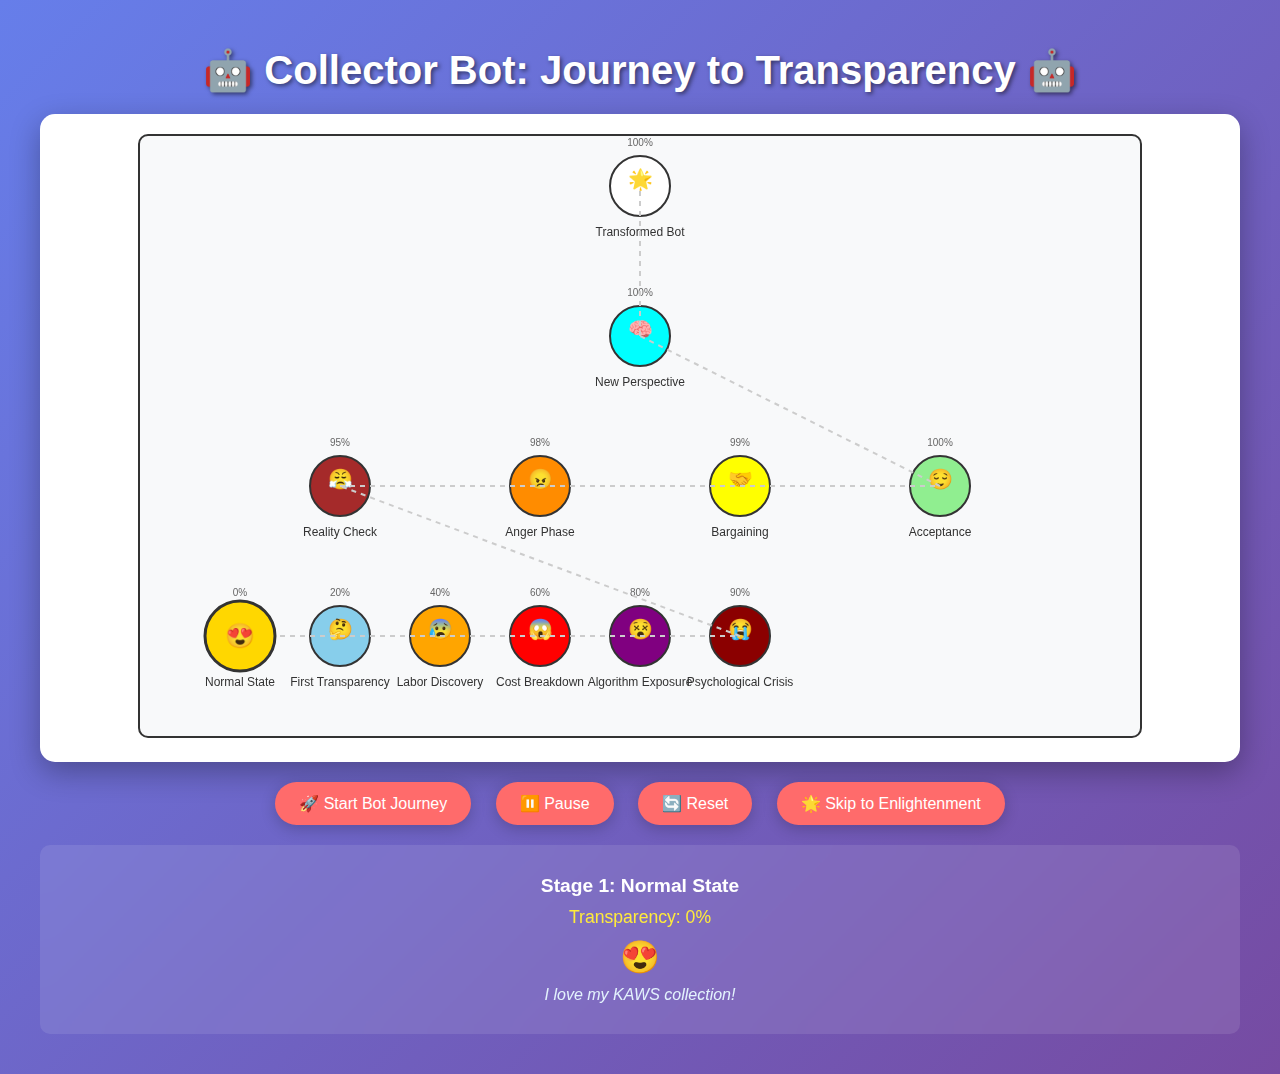
<file: collector_bot_web.html>
<!DOCTYPE html>
<html lang="en">
<head>
    <meta charset="UTF-8">
    <meta name="viewport" content="width=device-width, initial-scale=1.0">
    <title>Collector Bot: Journey to Transparency</title>
    <style>
        body {
            margin: 0;
            padding: 20px;
            background: linear-gradient(135deg, #667eea 0%, #764ba2 100%);
            font-family: 'Arial', sans-serif;
            color: white;
        }
        
        .container {
            max-width: 1200px;
            margin: 0 auto;
            text-align: center;
        }
        
        h1 {
            font-size: 2.5em;
            margin-bottom: 20px;
            text-shadow: 2px 2px 4px rgba(0,0,0,0.5);
        }
        
        .canvas-container {
            background: white;
            border-radius: 15px;
            padding: 20px;
            margin: 20px 0;
            box-shadow: 0 10px 30px rgba(0,0,0,0.3);
        }
        
        canvas {
            border: 2px solid #333;
            border-radius: 10px;
            background: #f8f9fa;
        }
        
        .controls {
            margin: 20px 0;
        }
        
        button {
            background: #ff6b6b;
            color: white;
            border: none;
            padding: 12px 24px;
            margin: 0 10px;
            border-radius: 25px;
            font-size: 16px;
            cursor: pointer;
            transition: all 0.3s ease;
            box-shadow: 0 4px 15px rgba(0,0,0,0.2);
        }
        
        button:hover {
            background: #ff5252;
            transform: translateY(-2px);
            box-shadow: 0 6px 20px rgba(0,0,0,0.3);
        }
        
        .bot-info {
            background: rgba(255,255,255,0.1);
            border-radius: 10px;
            padding: 20px;
            margin: 20px 0;
            backdrop-filter: blur(10px);
        }
        
        .stage-display {
            font-size: 1.2em;
            margin: 10px 0;
            font-weight: bold;
        }
        
        .transparency-display {
            font-size: 1.1em;
            color: #ffeb3b;
        }
        
        .emotion-display {
            font-size: 2em;
            margin: 10px 0;
        }
        
        .thought-display {
            font-style: italic;
            margin: 10px 0;
            color: #e3f2fd;
        }
    </style>
</head>
<body>
    <div class="container">
        <h1>🤖 Collector Bot: Journey to Transparency 🤖</h1>
        
        <div class="canvas-container">
            <canvas id="botCanvas" width="1000" height="600"></canvas>
        </div>
        
        <div class="controls">
            <button onclick="startAnimation()">🚀 Start Bot Journey</button>
            <button onclick="pauseAnimation()">⏸️ Pause</button>
            <button onclick="resetAnimation()">🔄 Reset</button>
            <button onclick="skipToEnlightenment()">🌟 Skip to Enlightenment</button>
        </div>
        
        <div class="bot-info">
            <div class="stage-display" id="stageDisplay">Ready to begin the bot's journey...</div>
            <div class="transparency-display" id="transparencyDisplay">Transparency: 0%</div>
            <div class="emotion-display" id="emotionDisplay">😍</div>
            <div class="thought-display" id="thoughtDisplay">Press Start to begin the Collector Bot's journey to transparency...</div>
        </div>
    </div>

    <script>
        const canvas = document.getElementById('botCanvas');
        const ctx = canvas.getContext('2d');
        
        // Bot's emotional journey through transparency discovery
        const stages = [
            {name: "Normal State", x: 100, y: 500, emotion: "😍", color: "#FFD700", thought: "I love my KAWS collection!", transparency: 0},
            {name: "First Transparency", x: 200, y: 500, emotion: "🤔", color: "#87CEEB", thought: "Wait... I can see the factory?", transparency: 20},
            {name: "Labor Discovery", x: 300, y: 500, emotion: "😰", color: "#FFA500", thought: "Real people made this...", transparency: 40},
            {name: "Cost Breakdown", x: 400, y: 500, emotion: "😱", color: "#FF0000", thought: "Material cost: $8.84?!", transparency: 60},
            {name: "Algorithm Exposure", x: 500, y: 500, emotion: "😵", color: "#800080", thought: "The pricing is artificial!", transparency: 80},
            {name: "Psychological Crisis", x: 600, y: 500, emotion: "😭", color: "#8B0000", thought: "My collection is a lie!", transparency: 90},
            {name: "Reality Check", x: 200, y: 350, emotion: "😤", color: "#A52A2A", thought: "I've been manipulated!", transparency: 95},
            {name: "Anger Phase", x: 400, y: 350, emotion: "😠", color: "#FF8C00", thought: "How dare they hide this!", transparency: 98},
            {name: "Bargaining", x: 600, y: 350, emotion: "🤝", color: "#FFFF00", thought: "Maybe I can still love it...", transparency: 99},
            {name: "Acceptance", x: 800, y: 350, emotion: "😌", color: "#90EE90", thought: "Knowledge is power", transparency: 100},
            {name: "New Perspective", x: 500, y: 200, emotion: "🧠", color: "#00FFFF", thought: "I see the invisible now", transparency: 100},
            {name: "Transformed Bot", x: 500, y: 50, emotion: "🌟", color: "#FFFFFF", thought: "I am enlightened", transparency: 100}
        ];
        
        let currentStage = 0;
        let animationId = null;
        let isPaused = false;
        let transparencyLevel = 0;
        let botX = stages[0].x;
        let botY = stages[0].y;
        let botColor = stages[0].color;
        let botEmotion = stages[0].emotion;
        
        function drawStage(stage, index) {
            // Draw stage circle
            ctx.beginPath();
            ctx.arc(stage.x, stage.y, 30, 0, 2 * Math.PI);
            ctx.fillStyle = stage.color;
            ctx.fill();
            ctx.strokeStyle = '#333';
            ctx.lineWidth = 2;
            ctx.stroke();
            
            // Draw stage name
            ctx.fillStyle = '#333';
            ctx.font = '12px Arial';
            ctx.textAlign = 'center';
            ctx.fillText(stage.name, stage.x, stage.y + 50);
            
            // Draw transparency level
            ctx.fillStyle = '#666';
            ctx.font = '10px Arial';
            ctx.fillText(`${stage.transparency}%`, stage.x, stage.y - 40);
            
            // Draw emotion
            ctx.font = '20px Arial';
            ctx.fillText(stage.emotion, stage.x, stage.y);
        }
        
        function drawBot() {
            // Draw bot circle
            ctx.beginPath();
            ctx.arc(botX, botY, 35, 0, 2 * Math.PI);
            ctx.fillStyle = botColor;
            ctx.fill();
            ctx.strokeStyle = '#333';
            ctx.lineWidth = 3;
            ctx.stroke();
            
            // Draw bot emotion
            ctx.font = '24px Arial';
            ctx.fillText(botEmotion, botX, botY + 8);
        }
        
        function drawConnections() {
            ctx.strokeStyle = '#ccc';
            ctx.lineWidth = 2;
            ctx.setLineDash([5, 5]);
            
            for (let i = 0; i < stages.length - 1; i++) {
                ctx.beginPath();
                ctx.moveTo(stages[i].x, stages[i].y);
                ctx.lineTo(stages[i + 1].x, stages[i + 1].y);
                ctx.stroke();
            }
            
            ctx.setLineDash([]);
        }
        
        function updateDisplay() {
            const stage = stages[currentStage];
            document.getElementById('stageDisplay').textContent = `Stage ${currentStage + 1}: ${stage.name}`;
            document.getElementById('transparencyDisplay').textContent = `Transparency: ${stage.transparency}%`;
            document.getElementById('emotionDisplay').textContent = stage.emotion;
            document.getElementById('thoughtDisplay').textContent = stage.thought;
        }
        
        function animate() {
            if (isPaused) return;
            
            ctx.clearRect(0, 0, canvas.width, canvas.height);
            
            // Draw transparency overlay
            if (transparencyLevel > 0) {
                ctx.fillStyle = `rgba(173, 216, 230, ${transparencyLevel/100})`;
                ctx.fillRect(0, 0, canvas.width, canvas.height);
            }
            
            // Draw all stages
            stages.forEach((stage, index) => {
                drawStage(stage, index);
            });
            
            // Draw connections
            drawConnections();
            
            // Animate bot movement
            const targetStage = stages[currentStage];
            const dx = targetStage.x - botX;
            const dy = targetStage.y - botY;
            
            if (Math.abs(dx) > 1 || Math.abs(dy) > 1) {
                botX += dx * 0.05;
                botY += dy * 0.05;
            } else {
                // Reached target stage
                botX = targetStage.x;
                botY = targetStage.y;
                botColor = targetStage.color;
                botEmotion = targetStage.emotion;
                transparencyLevel = targetStage.transparency;
                
                if (currentStage < stages.length - 1) {
                    currentStage++;
                } else {
                    // Animation complete
                    showEnlightenment();
                    return;
                }
            }
            
            drawBot();
            updateDisplay();
            
            animationId = requestAnimationFrame(animate);
        }
        
        function showEnlightenment() {
            ctx.fillStyle = 'rgba(255, 215, 0, 0.9)';
            ctx.fillRect(0, 0, canvas.width, canvas.height);
            
            ctx.fillStyle = 'white';
            ctx.font = 'bold 48px Arial';
            ctx.textAlign = 'center';
            ctx.fillText('🌟 BOT ACHIEVES ENLIGHTENMENT! 🌟', canvas.width/2, 150);
            
            ctx.font = 'bold 24px Arial';
            ctx.fillText(`Transparency Level: 100%`, canvas.width/2, 200);
            ctx.fillText(`Bot Status: ENLIGHTENED`, canvas.width/2, 230);
            ctx.fillText(`Sees: All hidden processes`, canvas.width/2, 260);
            ctx.fillText(`Reacts: With full awareness`, canvas.width/2, 290);
            
            ctx.font = 'bold 20px Arial';
            ctx.fillText('🌟 The Collector Bot is now transformed!', canvas.width/2, 350);
            ctx.fillText('"I see through all illusions and understand the true nature of hype culture!"', canvas.width/2, 380);
            
            document.getElementById('stageDisplay').textContent = '🌟 BOT ACHIEVES ENLIGHTENMENT! 🌟';
            document.getElementById('transparencyDisplay').textContent = 'Transparency: 100% | Status: ENLIGHTENED';
            document.getElementById('emotionDisplay').textContent = '🌟';
            document.getElementById('thoughtDisplay').textContent = 'I see through all illusions and understand the true nature of hype culture!';
        }
        
        function startAnimation() {
            if (animationId) {
                cancelAnimationFrame(animationId);
            }
            isPaused = false;
            currentStage = 0;
            transparencyLevel = 0;
            botX = stages[0].x;
            botY = stages[0].y;
            botColor = stages[0].color;
            botEmotion = stages[0].emotion;
            animate();
        }
        
        function pauseAnimation() {
            isPaused = !isPaused;
            if (!isPaused) {
                animate();
            }
        }
        
        function resetAnimation() {
            if (animationId) {
                cancelAnimationFrame(animationId);
            }
            currentStage = 0;
            transparencyLevel = 0;
            botX = stages[0].x;
            botY = stages[0].y;
            botColor = stages[0].color;
            botEmotion = stages[0].emotion;
            updateDisplay();
            
            ctx.clearRect(0, 0, canvas.width, canvas.height);
            stages.forEach((stage, index) => {
                drawStage(stage, index);
            });
            drawConnections();
            drawBot();
        }
        
        function skipToEnlightenment() {
            if (animationId) {
                cancelAnimationFrame(animationId);
            }
            currentStage = stages.length - 1;
            transparencyLevel = 100;
            showEnlightenment();
        }
        
        // Initialize
        resetAnimation();
    </script>
</body>
</html>
</file>
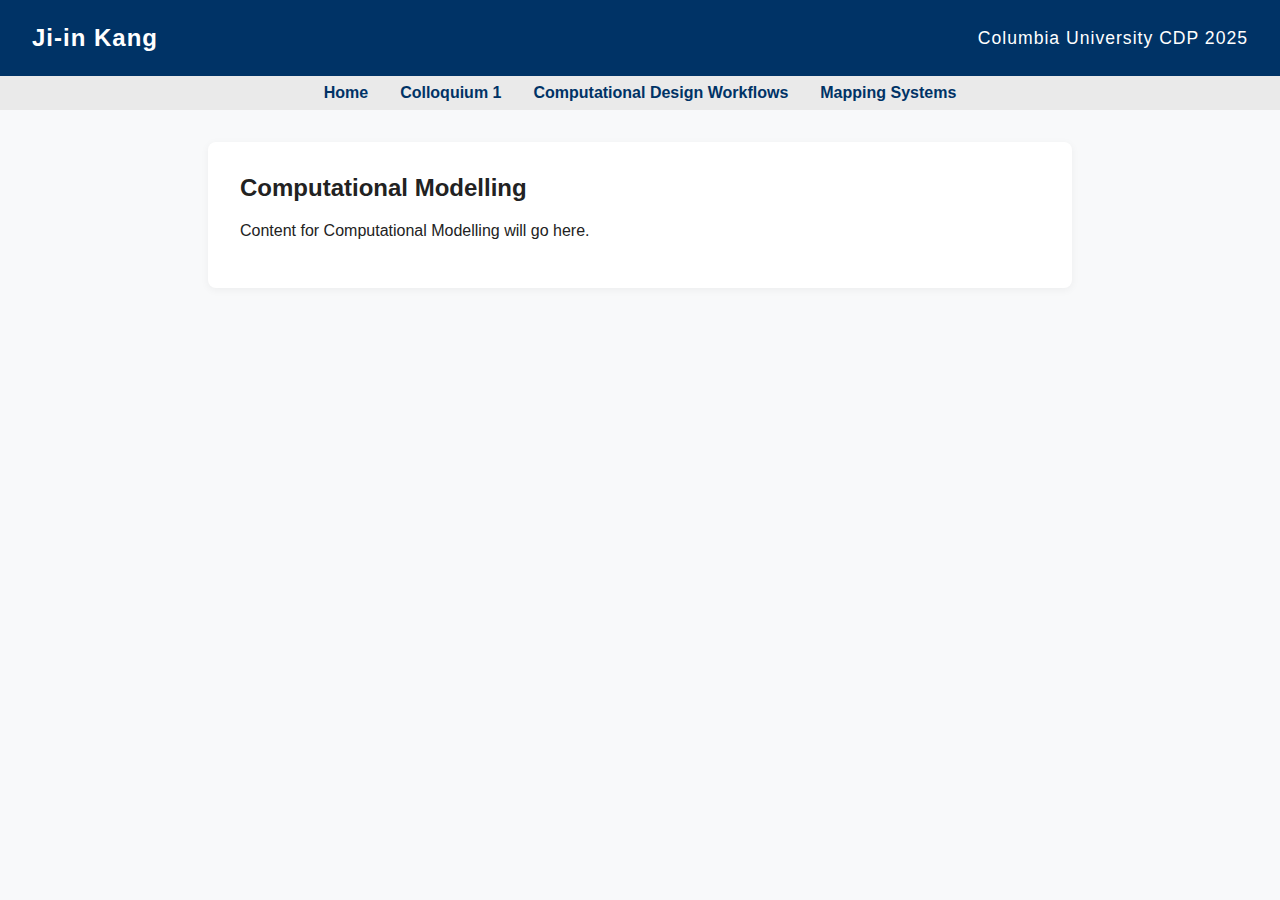
<file: modelling.html>
<!DOCTYPE html>
<html lang="en">
<head>
  <meta charset="UTF-8">
  <meta name="viewport" content="width=device-width, initial-scale=1.0">
  <title>Computational Modelling</title>
  <link rel="stylesheet" href="style.css">
</head>
<body>
  <header>
    <span class="header-left">Ji-in Kang</span>
    <span class="header-right">Columbia University CDP 2025</span>
  </header>
  <nav>
    <ul>
      <li><a href="index.html">Home</a></li>
      <li><a href="colloquium1.html">Colloquium 1</a></li>
      <li><a href="workflows.html">Computational Design Workflows</a></li>
      <li><a href="mapping.html">Mapping Systems</a></li>
    </ul>
  </nav>
  <main>
    <h2>Computational Modelling</h2>
    <p>Content for Computational Modelling will go here.</p>
  </main>
</body>
</html>
</file>
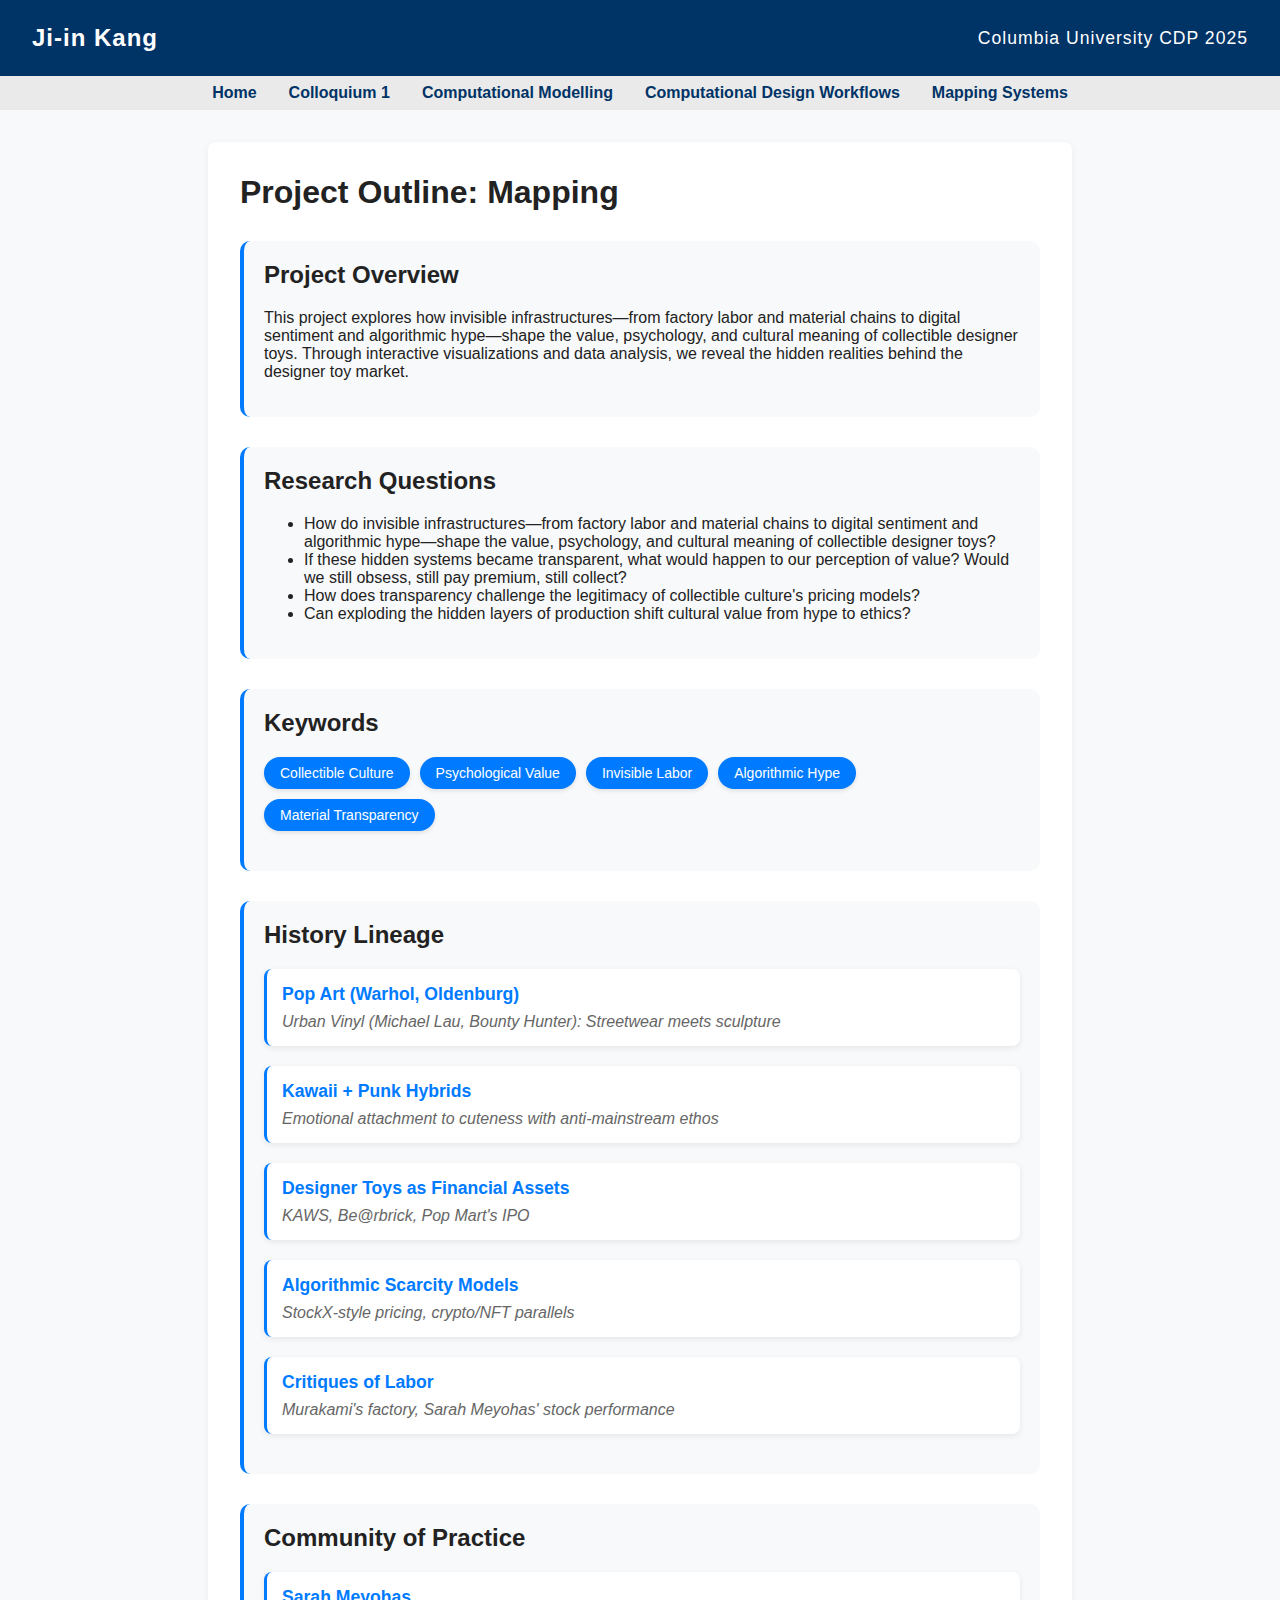
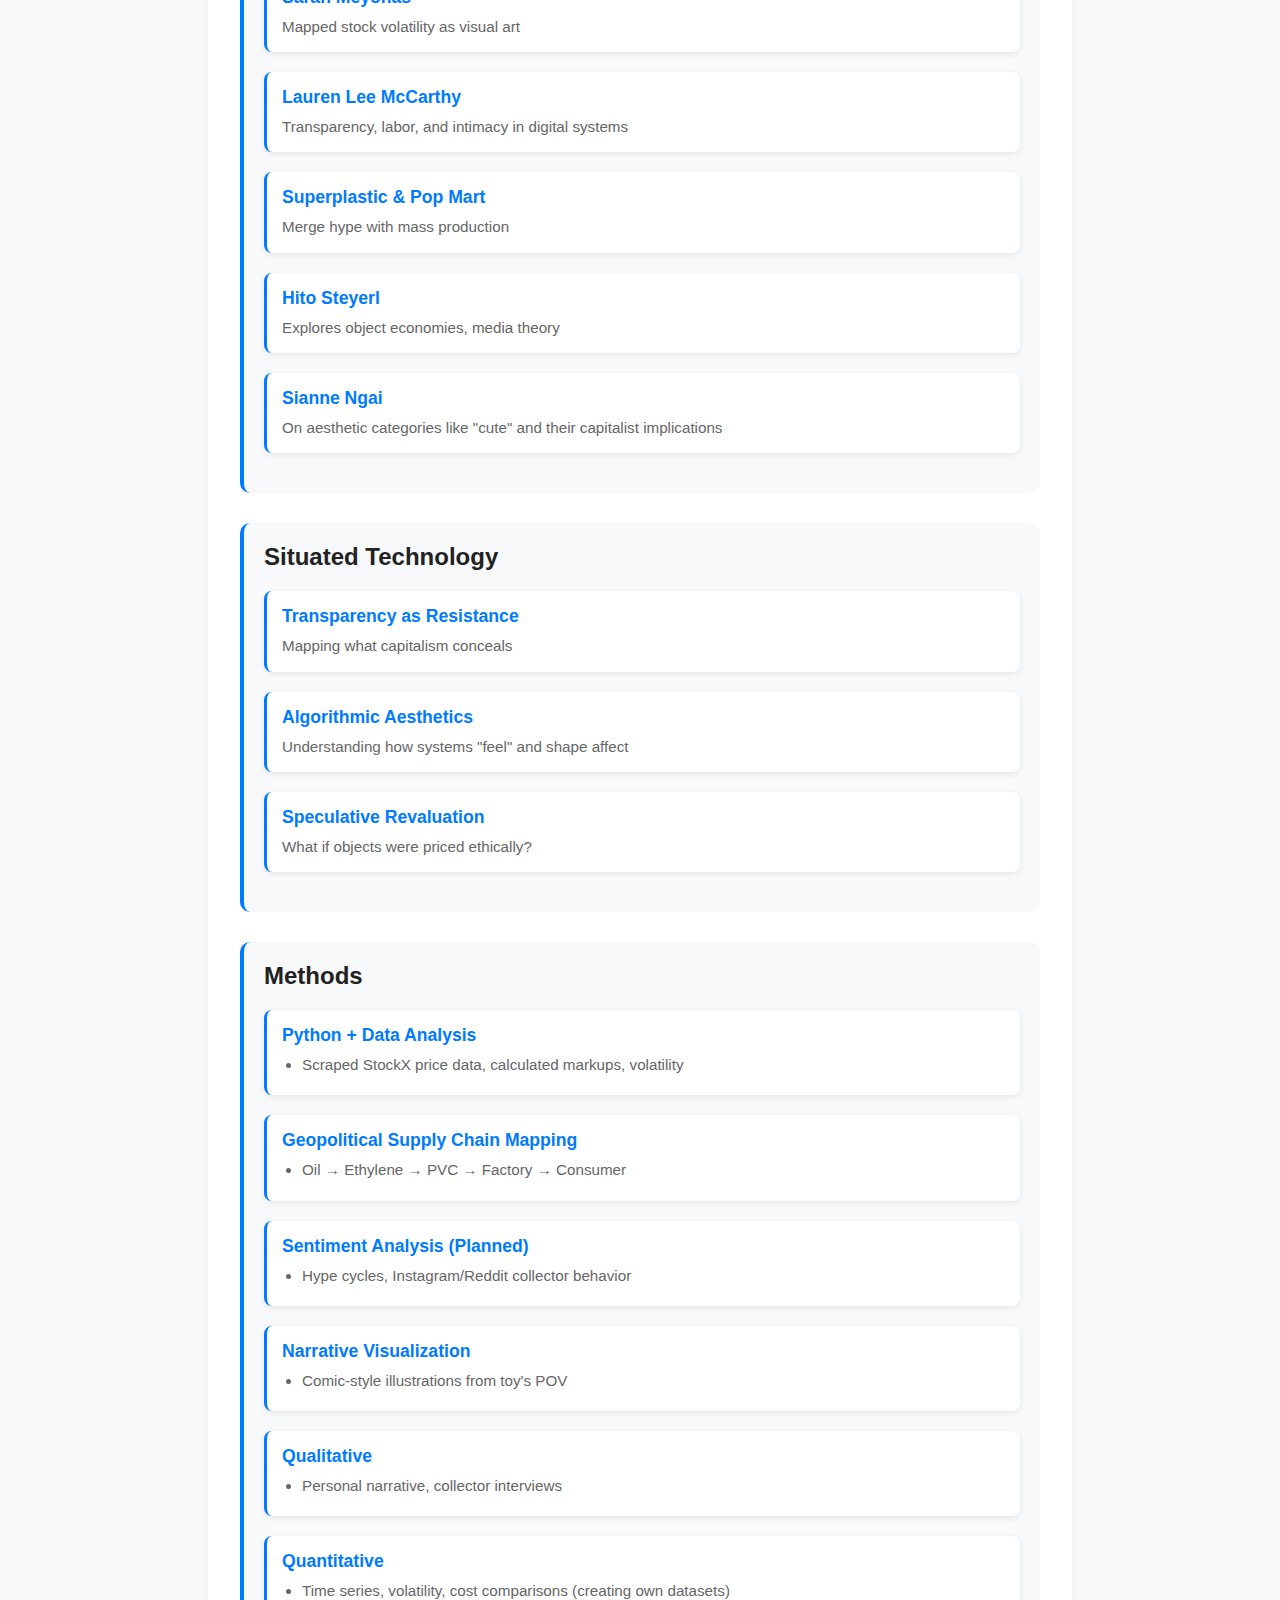
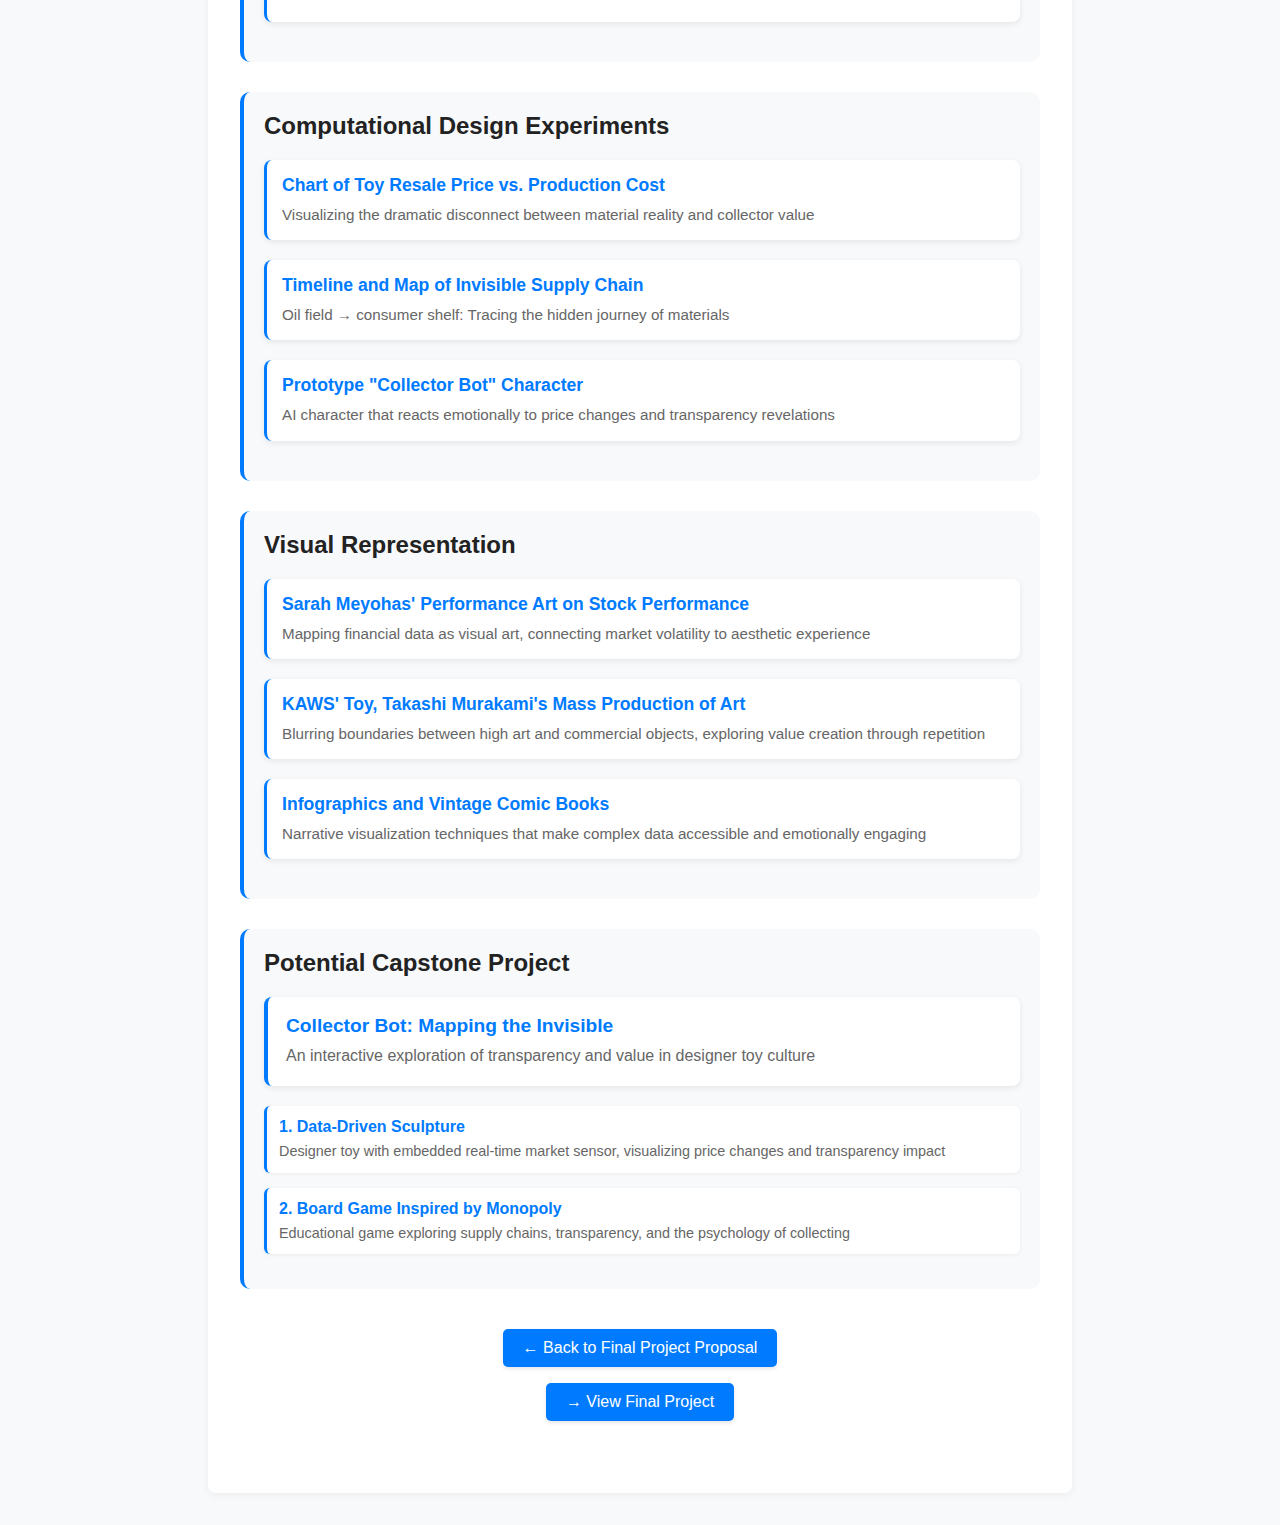
<file: project_outline.html>
<!DOCTYPE html>
<html lang="en">
<head>
  <meta charset="UTF-8">
  <meta name="viewport" content="width=device-width, initial-scale=1.0">
  <title>Project Outline</title>
  <link rel="stylesheet" href="style.css">
</head>
<body>
  <header>
    <span class="header-left">Ji-in Kang</span>
    <span class="header-right">Columbia University CDP 2025</span>
  </header>
  
  <nav>
    <ul>
      <li><a href="index.html">Home</a></li>
      <li><a href="colloquium1.html">Colloquium 1</a></li>
      <li><a href="modelling.html">Computational Modelling</a></li>
      <li><a href="workflows.html">Computational Design Workflows</a></li>
      <li><a href="mapping.html">Mapping Systems</a></li>
    </ul>
  </nav>
  
  <main>
    <h1>Project Outline: Mapping </h1>
    
    <section class="project-overview">
      <h2>Project Overview</h2>
      <p>This project explores how invisible infrastructures—from factory labor and material chains to digital sentiment and algorithmic hype—shape the value, psychology, and cultural meaning of collectible designer toys. Through interactive visualizations and data analysis, we reveal the hidden realities behind the designer toy market.</p>
    </section>
    
    <section class="research-questions">
      <h2>Research Questions</h2>
      <ul>
        <li>How do invisible infrastructures—from factory labor and material chains to digital sentiment and algorithmic hype—shape the value, psychology, and cultural meaning of collectible designer toys?</li>
        <li>If these hidden systems became transparent, what would happen to our perception of value? Would we still obsess, still pay premium, still collect?</li>
        <li>How does transparency challenge the legitimacy of collectible culture's pricing models?</li>
        <li>Can exploding the hidden layers of production shift cultural value from hype to ethics?</li>
      </ul>
    </section>
    
    <section class="keywords">
      <h2>Keywords</h2>
      <div class="keyword-tags">
        <span class="keyword">Collectible Culture</span>
        <span class="keyword">Psychological Value</span>
        <span class="keyword">Invisible Labor</span>
        <span class="keyword">Algorithmic Hype</span>
        <span class="keyword">Material Transparency</span>
      </div>
    </section>
    
    <section class="history-lineage">
      <h2>History Lineage</h2>
      <div class="lineage-item">
        <h3>Pop Art (Warhol, Oldenburg)</h3>
        <p>Urban Vinyl (Michael Lau, Bounty Hunter): Streetwear meets sculpture</p>
      </div>
      
      <div class="lineage-item">
        <h3>Kawaii + Punk Hybrids</h3>
        <p>Emotional attachment to cuteness with anti-mainstream ethos</p>
      </div>
      
      <div class="lineage-item">
        <h3>Designer Toys as Financial Assets</h3>
        <p>KAWS, Be@rbrick, Pop Mart's IPO</p>
      </div>
      
      <div class="lineage-item">
        <h3>Algorithmic Scarcity Models</h3>
        <p>StockX-style pricing, crypto/NFT parallels</p>
      </div>
      
      <div class="lineage-item">
        <h3>Critiques of Labor</h3>
        <p>Murakami's factory, Sarah Meyohas' stock performance</p>
      </div>
    </section>
    
    <section class="community-practice">
      <h2>Community of Practice</h2>
      <div class="community-item">
        <h3>Sarah Meyohas</h3>
        <p>Mapped stock volatility as visual art</p>
      </div>
      
      <div class="community-item">
        <h3>Lauren Lee McCarthy</h3>
        <p>Transparency, labor, and intimacy in digital systems</p>
      </div>
      
      <div class="community-item">
        <h3>Superplastic & Pop Mart</h3>
        <p>Merge hype with mass production</p>
      </div>
      
      <div class="community-item">
        <h3>Hito Steyerl</h3>
        <p>Explores object economies, media theory</p>
      </div>
      
      <div class="community-item">
        <h3>Sianne Ngai</h3>
        <p>On aesthetic categories like "cute" and their capitalist implications</p>
      </div>
    </section>
    
    <section class="situated-technology">
      <h2>Situated Technology</h2>
      <div class="tech-item">
        <h3>Transparency as Resistance</h3>
        <p>Mapping what capitalism conceals</p>
      </div>
      
      <div class="tech-item">
        <h3>Algorithmic Aesthetics</h3>
        <p>Understanding how systems "feel" and shape affect</p>
      </div>
      
      <div class="tech-item">
        <h3>Speculative Revaluation</h3>
        <p>What if objects were priced ethically?</p>
      </div>
    </section>
    
    <section class="methods">
      <h2>Methods</h2>
      
      <div class="method-category">
        <h3>Python + Data Analysis</h3>
        <ul>
          <li>Scraped StockX price data, calculated markups, volatility</li>
        </ul>
      </div>
      
      <div class="method-category">
        <h3>Geopolitical Supply Chain Mapping</h3>
        <ul>
          <li>Oil → Ethylene → PVC → Factory → Consumer</li>
        </ul>
      </div>
      
      <div class="method-category">
        <h3>Sentiment Analysis (Planned)</h3>
        <ul>
          <li>Hype cycles, Instagram/Reddit collector behavior</li>
        </ul>
      </div>
      
      <div class="method-category">
        <h3>Narrative Visualization</h3>
        <ul>
          <li>Comic-style illustrations from toy's POV</li>
        </ul>
      </div>
      
      <div class="method-category">
        <h3>Qualitative</h3>
        <ul>
          <li>Personal narrative, collector interviews</li>
        </ul>
      </div>
      
      <div class="method-category">
        <h3>Quantitative</h3>
        <ul>
          <li>Time series, volatility, cost comparisons (creating own datasets)</li>
        </ul>
      </div>
    </section>
    
    <section class="computational-experiments">
      <h2>Computational Design Experiments</h2>
      
      <div class="experiment-item">
        <h3>Chart of Toy Resale Price vs. Production Cost</h3>
        <p>Visualizing the dramatic disconnect between material reality and collector value</p>
      </div>
      
      <div class="experiment-item">
        <h3>Timeline and Map of Invisible Supply Chain</h3>
        <p>Oil field → consumer shelf: Tracing the hidden journey of materials</p>
      </div>
      
      <div class="experiment-item">
        <h3>Prototype "Collector Bot" Character</h3>
        <p>AI character that reacts emotionally to price changes and transparency revelations</p>
      </div>
    </section>
    
    <section class="visual-representation">
      <h2>Visual Representation</h2>
      
      <div class="inspiration-item">
        <h3>Sarah Meyohas' Performance Art on Stock Performance</h3>
        <p>Mapping financial data as visual art, connecting market volatility to aesthetic experience</p>
      </div>
      
      <div class="inspiration-item">
        <h3>KAWS' Toy, Takashi Murakami's Mass Production of Art</h3>
        <p>Blurring boundaries between high art and commercial objects, exploring value creation through repetition</p>
      </div>
      
      <div class="inspiration-item">
        <h3>Infographics and Vintage Comic Books</h3>
        <p>Narrative visualization techniques that make complex data accessible and emotionally engaging</p>
      </div>
    </section>
    
    <section class="capstone-project">
      <h2>Potential Capstone Project</h2>
      
      <div class="capstone-item">
        <h3>Collector Bot: Mapping the Invisible</h3>
        <p>An interactive exploration of transparency and value in designer toy culture</p>
      </div>
      
      <div class="capstone-component">
        <h3>1. Data-Driven Sculpture</h3>
        <p>Designer toy with embedded real-time market sensor, visualizing price changes and transparency impact</p>
      </div>
      
      <div class="capstone-component">
        <h3>2. Board Game Inspired by Monopoly</h3>
        <p>Educational game exploring supply chains, transparency, and the psychology of collecting</p>
      </div>
    </section>
    
    <div class="navigation-links">
      <p><a href="final-project.html">← Back to Final Project Proposal</a></p>
      <p><a href="mapping-invisible.html">→ View Final Project</a></p>
    </div>
  </main>
  
  <style>
    .project-overview, .research-questions, .keywords, .history-lineage, .community-practice, .situated-technology, .methods, .computational-experiments, .visual-representation, .capstone-project {
      margin: 30px 0;
      padding: 20px;
      background: #f8f9fa;
      border-radius: 10px;
      border-left: 4px solid #007bff;
    }
    
    .navigation-links {
      margin: 40px 0;
      text-align: center;
    }
    
    .navigation-links a {
      display: inline-block;
      margin: 0 20px;
      padding: 10px 20px;
      background: #007bff;
      color: white;
      text-decoration: none;
      border-radius: 5px;
      transition: all 0.3s ease;
      box-shadow: 0 2px 4px rgba(0,0,0,0.1);
    }
    
    .navigation-links a:hover {
      background: #0056b3;
      transform: translateY(-2px);
      box-shadow: 0 4px 8px rgba(0,0,0,0.2);
    }
    
    .keyword-tags {
      display: flex;
      flex-wrap: wrap;
      gap: 10px;
      margin: 20px 0;
    }
    
    .keyword {
      background: #007bff;
      color: white;
      padding: 8px 16px;
      border-radius: 20px;
      font-size: 14px;
      font-weight: 500;
      box-shadow: 0 2px 4px rgba(0,0,0,0.1);
      transition: all 0.3s ease;
    }
    
    .keyword:hover {
      background: #0056b3;
      transform: translateY(-2px);
      box-shadow: 0 4px 8px rgba(0,0,0,0.2);
    }
    
    .lineage-item {
      margin: 20px 0;
      padding: 15px;
      background: white;
      border-radius: 8px;
      border-left: 3px solid #007bff;
      box-shadow: 0 2px 6px rgba(0,0,0,0.08);
      transition: all 0.3s ease;
    }
    
    .lineage-item:hover {
      transform: translateY(-2px);
      box-shadow: 0 4px 12px rgba(0,0,0,0.12);
    }
    
    .lineage-item h3 {
      color: #007bff;
      margin: 0 0 8px 0;
      font-size: 1.1em;
      font-weight: 600;
    }
    
    .lineage-item p {
      margin: 0;
      color: #666;
      font-style: italic;
    }
    
    .community-item {
      margin: 20px 0;
      padding: 15px;
      background: white;
      border-radius: 8px;
      border-left: 3px solid #007bff;
      box-shadow: 0 2px 6px rgba(0,0,0,0.08);
      transition: all 0.3s ease;
    }
    
    .community-item:hover {
      transform: translateY(-2px);
      box-shadow: 0 4px 12px rgba(0,0,0,0.12);
    }
    
    .community-item h3 {
      color: #007bff;
      margin: 0 0 8px 0;
      font-size: 1.1em;
      font-weight: 600;
    }
    
    .community-item p {
      margin: 0;
      color: #666;
      font-size: 0.95em;
      line-height: 1.4;
    }
    
    .tech-item {
      margin: 20px 0;
      padding: 15px;
      background: white;
      border-radius: 8px;
      border-left: 3px solid #007bff;
      box-shadow: 0 2px 6px rgba(0,0,0,0.08);
      transition: all 0.3s ease;
    }
    
    .tech-item:hover {
      transform: translateY(-2px);
      box-shadow: 0 4px 12px rgba(0,0,0,0.12);
    }
    
    .tech-item h3 {
      color: #007bff;
      margin: 0 0 8px 0;
      font-size: 1.1em;
      font-weight: 600;
    }
    
    .tech-item p {
      margin: 0;
      color: #666;
      font-size: 0.95em;
      line-height: 1.4;
    }
    
    .method-category {
      margin: 20px 0;
      padding: 15px;
      background: white;
      border-radius: 8px;
      border-left: 3px solid #007bff;
      box-shadow: 0 2px 6px rgba(0,0,0,0.08);
      transition: all 0.3s ease;
    }
    
    .method-category:hover {
      transform: translateY(-2px);
      box-shadow: 0 4px 12px rgba(0,0,0,0.12);
    }
    
    .method-category h3 {
      color: #007bff;
      margin: 0 0 8px 0;
      font-size: 1.1em;
      font-weight: 600;
    }
    
    .method-category ul {
      margin: 0;
      padding-left: 20px;
    }
    
    .method-category li {
      color: #666;
      font-size: 0.95em;
      line-height: 1.4;
      margin: 5px 0;
    }
    
    .experiment-item {
      margin: 20px 0;
      padding: 15px;
      background: white;
      border-radius: 8px;
      border-left: 3px solid #007bff;
      box-shadow: 0 2px 6px rgba(0,0,0,0.08);
      transition: all 0.3s ease;
    }
    
    .experiment-item:hover {
      transform: translateY(-2px);
      box-shadow: 0 4px 12px rgba(0,0,0,0.12);
    }
    
    .experiment-item h3 {
      color: #007bff;
      margin: 0 0 8px 0;
      font-size: 1.1em;
      font-weight: 600;
    }
    
    .experiment-item p {
      margin: 0;
      color: #666;
      font-size: 0.95em;
      line-height: 1.4;
    }
    
    .inspiration-item {
      margin: 20px 0;
      padding: 15px;
      background: white;
      border-radius: 8px;
      border-left: 3px solid #007bff;
      box-shadow: 0 2px 6px rgba(0,0,0,0.08);
      transition: all 0.3s ease;
    }
    
    .inspiration-item:hover {
      transform: translateY(-2px);
      box-shadow: 0 4px 12px rgba(0,0,0,0.12);
    }
    
    .inspiration-item h3 {
      color: #007bff;
      margin: 0 0 8px 0;
      font-size: 1.1em;
      font-weight: 600;
    }
    
    .inspiration-item p {
      margin: 0;
      color: #666;
      font-size: 0.95em;
      line-height: 1.4;
    }
    
    .capstone-item {
      margin: 20px 0;
      padding: 18px;
      background: white;
      border-radius: 8px;
      border-left: 4px solid #007bff;
      box-shadow: 0 2px 6px rgba(0,0,0,0.08);
      transition: all 0.3s ease;
    }
    
    .capstone-item:hover {
      transform: translateY(-2px);
      box-shadow: 0 4px 12px rgba(0,0,0,0.12);
    }
    
    .capstone-item h3 {
      color: #007bff;
      margin: 0 0 8px 0;
      font-size: 1.2em;
      font-weight: 600;
    }
    
    .capstone-item p {
      margin: 0;
      color: #666;
      font-size: 1em;
      line-height: 1.4;
    }
    
    .capstone-component {
      margin: 15px 0;
      padding: 12px;
      background: white;
      border-radius: 6px;
      border-left: 3px solid #007bff;
      box-shadow: 0 1px 4px rgba(0,0,0,0.06);
      transition: all 0.3s ease;
    }
    
    .capstone-component:hover {
      transform: translateY(-1px);
      box-shadow: 0 2px 8px rgba(0,0,0,0.1);
    }
    
    .capstone-component h3 {
      color: #007bff;
      margin: 0 0 6px 0;
      font-size: 1em;
      font-weight: 600;
    }
    
    .capstone-component p {
      margin: 0;
      color: #666;
      font-size: 0.9em;
      line-height: 1.3;
    }
  </style>
</body>
</html>
</file>
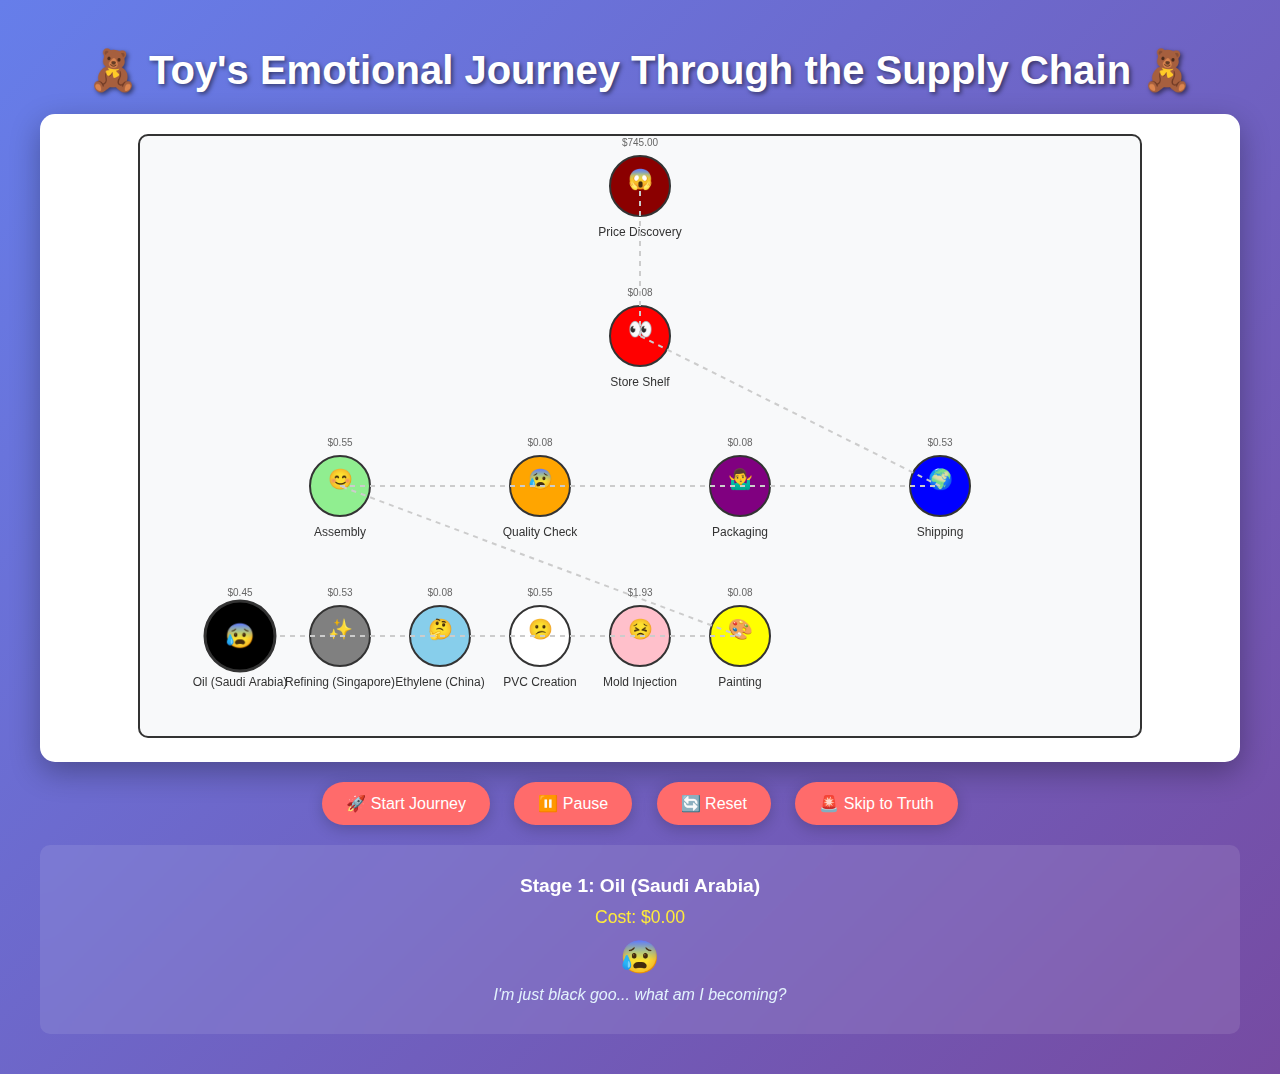
<file: toy_journey_web.html>
<!DOCTYPE html>
<html lang="en">
<head>
    <meta charset="UTF-8">
    <meta name="viewport" content="width=device-width, initial-scale=1.0">
    <title>Toy's Emotional Journey - Supply Chain Transparency</title>
    <style>
        body {
            margin: 0;
            padding: 20px;
            background: linear-gradient(135deg, #667eea 0%, #764ba2 100%);
            font-family: 'Arial', sans-serif;
            color: white;
        }
        
        .container {
            max-width: 1200px;
            margin: 0 auto;
            text-align: center;
        }
        
        h1 {
            font-size: 2.5em;
            margin-bottom: 20px;
            text-shadow: 2px 2px 4px rgba(0,0,0,0.5);
        }
        
        .canvas-container {
            background: white;
            border-radius: 15px;
            padding: 20px;
            margin: 20px 0;
            box-shadow: 0 10px 30px rgba(0,0,0,0.3);
        }
        
        canvas {
            border: 2px solid #333;
            border-radius: 10px;
            background: #f8f9fa;
        }
        
        .controls {
            margin: 20px 0;
        }
        
        button {
            background: #ff6b6b;
            color: white;
            border: none;
            padding: 12px 24px;
            margin: 0 10px;
            border-radius: 25px;
            font-size: 16px;
            cursor: pointer;
            transition: all 0.3s ease;
            box-shadow: 0 4px 15px rgba(0,0,0,0.2);
        }
        
        button:hover {
            background: #ff5252;
            transform: translateY(-2px);
            box-shadow: 0 6px 20px rgba(0,0,0,0.3);
        }
        
        .journey-info {
            background: rgba(255,255,255,0.1);
            border-radius: 10px;
            padding: 20px;
            margin: 20px 0;
            backdrop-filter: blur(10px);
        }
        
        .stage-display {
            font-size: 1.2em;
            margin: 10px 0;
            font-weight: bold;
        }
        
        .cost-display {
            font-size: 1.1em;
            color: #ffeb3b;
        }
        
        .emotion-display {
            font-size: 2em;
            margin: 10px 0;
        }
        
        .thought-display {
            font-style: italic;
            margin: 10px 0;
            color: #e3f2fd;
        }
    </style>
</head>
<body>
    <div class="container">
        <h1>🧸 Toy's Emotional Journey Through the Supply Chain 🧸</h1>
        
        <div class="canvas-container">
            <canvas id="journeyCanvas" width="1000" height="600"></canvas>
        </div>
        
        <div class="controls">
            <button onclick="startAnimation()">🚀 Start Journey</button>
            <button onclick="pauseAnimation()">⏸️ Pause</button>
            <button onclick="resetAnimation()">🔄 Reset</button>
            <button onclick="skipToEnd()">🚨 Skip to Truth</button>
        </div>
        
        <div class="journey-info">
            <div class="stage-display" id="stageDisplay">Ready to begin the journey...</div>
            <div class="cost-display" id="costDisplay">Cost: $0.00</div>
            <div class="emotion-display" id="emotionDisplay">😊</div>
            <div class="thought-display" id="thoughtDisplay">Press Start to begin the toy's emotional journey...</div>
        </div>
    </div>

    <script>
        const canvas = document.getElementById('journeyCanvas');
        const ctx = canvas.getContext('2d');
        
        // Supply chain stages
        const stages = [
            {name: "Oil (Saudi Arabia)", x: 100, y: 500, cost: 0.45, emotion: "😰", color: "#000000", thought: "I'm just black goo... what am I becoming?"},
            {name: "Refining (Singapore)", x: 200, y: 500, cost: 0.53, emotion: "✨", color: "#808080", thought: "I'm being transformed! This is exciting!"},
            {name: "Ethylene (China)", x: 300, y: 500, cost: 0.08, emotion: "🤔", color: "#87CEEB", thought: "I'm becoming something new... but what?"},
            {name: "PVC Creation", x: 400, y: 500, cost: 0.55, emotion: "😕", color: "#FFFFFF", thought: "I'm plastic now... is this who I am?"},
            {name: "Mold Injection", x: 500, y: 500, cost: 1.93, emotion: "😣", color: "#FFC0CB", thought: "I'm being forced into a shape! This hurts!"},
            {name: "Painting", x: 600, y: 500, cost: 0.08, emotion: "🎨", color: "#FFFF00", thought: "I'm getting my face! I'm becoming someone!"},
            {name: "Assembly", x: 200, y: 350, cost: 0.55, emotion: "😊", color: "#90EE90", thought: "I have friends! We're all the same!"},
            {name: "Quality Check", x: 400, y: 350, cost: 0.08, emotion: "😰", color: "#FFA500", thought: "Am I good enough? Will I be chosen?"},
            {name: "Packaging", x: 600, y: 350, cost: 0.08, emotion: "🤷‍♂️", color: "#800080", thought: "I'm being wrapped up... where am I going?"},
            {name: "Shipping", x: 800, y: 350, cost: 0.53, emotion: "🌍", color: "#0000FF", thought: "I'm traveling the world! This is amazing!"},
            {name: "Store Shelf", x: 500, y: 200, cost: 0.08, emotion: "👀", color: "#FF0000", thought: "I'm on display! People are looking at me!"},
            {name: "Price Discovery", x: 500, y: 50, cost: 745, emotion: "😱", color: "#8B0000", thought: "Wait... $745? For ME? That can't be right..."}
        ];
        
        let currentStage = 0;
        let animationId = null;
        let isPaused = false;
        let totalCost = 0;
        let toyX = stages[0].x;
        let toyY = stages[0].y;
        let toyColor = stages[0].color;
        let toyEmotion = stages[0].emotion;
        
        function drawStage(stage, index) {
            // Draw stage circle
            ctx.beginPath();
            ctx.arc(stage.x, stage.y, 30, 0, 2 * Math.PI);
            ctx.fillStyle = stage.color;
            ctx.fill();
            ctx.strokeStyle = '#333';
            ctx.lineWidth = 2;
            ctx.stroke();
            
            // Draw stage name
            ctx.fillStyle = '#333';
            ctx.font = '12px Arial';
            ctx.textAlign = 'center';
            ctx.fillText(stage.name, stage.x, stage.y + 50);
            
            // Draw cost
            ctx.fillStyle = '#666';
            ctx.font = '10px Arial';
            ctx.fillText(`$${stage.cost.toFixed(2)}`, stage.x, stage.y - 40);
            
            // Draw emotion
            ctx.font = '20px Arial';
            ctx.fillText(stage.emotion, stage.x, stage.y);
        }
        
        function drawToy() {
            // Draw toy circle
            ctx.beginPath();
            ctx.arc(toyX, toyY, 35, 0, 2 * Math.PI);
            ctx.fillStyle = toyColor;
            ctx.fill();
            ctx.strokeStyle = '#333';
            ctx.lineWidth = 3;
            ctx.stroke();
            
            // Draw toy emotion
            ctx.font = '24px Arial';
            ctx.fillText(toyEmotion, toyX, toyY + 8);
        }
        
        function drawConnections() {
            ctx.strokeStyle = '#ccc';
            ctx.lineWidth = 2;
            ctx.setLineDash([5, 5]);
            
            for (let i = 0; i < stages.length - 1; i++) {
                ctx.beginPath();
                ctx.moveTo(stages[i].x, stages[i].y);
                ctx.lineTo(stages[i + 1].x, stages[i + 1].y);
                ctx.stroke();
            }
            
            ctx.setLineDash([]);
        }
        
        function updateDisplay() {
            const stage = stages[currentStage];
            document.getElementById('stageDisplay').textContent = `Stage ${currentStage + 1}: ${stage.name}`;
            document.getElementById('costDisplay').textContent = `Cost: $${totalCost.toFixed(2)}`;
            document.getElementById('emotionDisplay').textContent = stage.emotion;
            document.getElementById('thoughtDisplay').textContent = stage.thought;
        }
        
        function animate() {
            if (isPaused) return;
            
            ctx.clearRect(0, 0, canvas.width, canvas.height);
            
            // Draw all stages
            stages.forEach((stage, index) => {
                drawStage(stage, index);
            });
            
            // Draw connections
            drawConnections();
            
            // Animate toy movement
            const targetStage = stages[currentStage];
            const dx = targetStage.x - toyX;
            const dy = targetStage.y - toyY;
            
            if (Math.abs(dx) > 1 || Math.abs(dy) > 1) {
                toyX += dx * 0.05;
                toyY += dy * 0.05;
            } else {
                // Reached target stage
                toyX = targetStage.x;
                toyY = targetStage.y;
                toyColor = targetStage.color;
                toyEmotion = targetStage.emotion;
                totalCost += targetStage.cost;
                
                if (currentStage < stages.length - 1) {
                    currentStage++;
                } else {
                    // Animation complete
                    showFinalReveal();
                    return;
                }
            }
            
            drawToy();
            updateDisplay();
            
            animationId = requestAnimationFrame(animate);
        }
        
        function showFinalReveal() {
            ctx.fillStyle = 'rgba(255, 0, 0, 0.9)';
            ctx.fillRect(0, 0, canvas.width, canvas.height);
            
            ctx.fillStyle = 'white';
            ctx.font = 'bold 48px Arial';
            ctx.textAlign = 'center';
            ctx.fillText('🚨 THE SHOCKING TRUTH REVEALED! 🚨', canvas.width/2, 150);
            
            ctx.font = 'bold 24px Arial';
            ctx.fillText(`Material Cost: $8.84`, canvas.width/2, 200);
            ctx.fillText(`Collector Price: $745`, canvas.width/2, 230);
            ctx.fillText(`MARKUP: 84x!`, canvas.width/2, 260);
            ctx.fillText(`Psychology drives 72% of value`, canvas.width/2, 290);
            ctx.fillText(`Material costs are only 1.2% of price`, canvas.width/2, 320);
            
            ctx.font = 'bold 20px Arial';
            ctx.fillText('😱 The toy is having an existential crisis!', canvas.width/2, 380);
            ctx.fillText('"I\'ve been living a lie... everything is artificial!"', canvas.width/2, 410);
            
            document.getElementById('stageDisplay').textContent = '🚨 THE SHOCKING TRUTH REVEALED! 🚨';
            document.getElementById('costDisplay').textContent = 'Material Cost: $8.84 | Store Price: $745';
            document.getElementById('emotionDisplay').textContent = '😱';
            document.getElementById('thoughtDisplay').textContent = 'I\'ve been living a lie... everything is artificial!';
        }
        
        function startAnimation() {
            if (animationId) {
                cancelAnimationFrame(animationId);
            }
            isPaused = false;
            currentStage = 0;
            totalCost = 0;
            toyX = stages[0].x;
            toyY = stages[0].y;
            toyColor = stages[0].color;
            toyEmotion = stages[0].emotion;
            animate();
        }
        
        function pauseAnimation() {
            isPaused = !isPaused;
            if (!isPaused) {
                animate();
            }
        }
        
        function resetAnimation() {
            if (animationId) {
                cancelAnimationFrame(animationId);
            }
            currentStage = 0;
            totalCost = 0;
            toyX = stages[0].x;
            toyY = stages[0].y;
            toyColor = stages[0].color;
            toyEmotion = stages[0].emotion;
            updateDisplay();
            
            ctx.clearRect(0, 0, canvas.width, canvas.height);
            stages.forEach((stage, index) => {
                drawStage(stage, index);
            });
            drawConnections();
            drawToy();
        }
        
        function skipToEnd() {
            if (animationId) {
                cancelAnimationFrame(animationId);
            }
            currentStage = stages.length - 1;
            totalCost = 8.84;
            showFinalReveal();
        }
        
        // Initialize
        resetAnimation();
    </script>
</body>
</html>
</file>
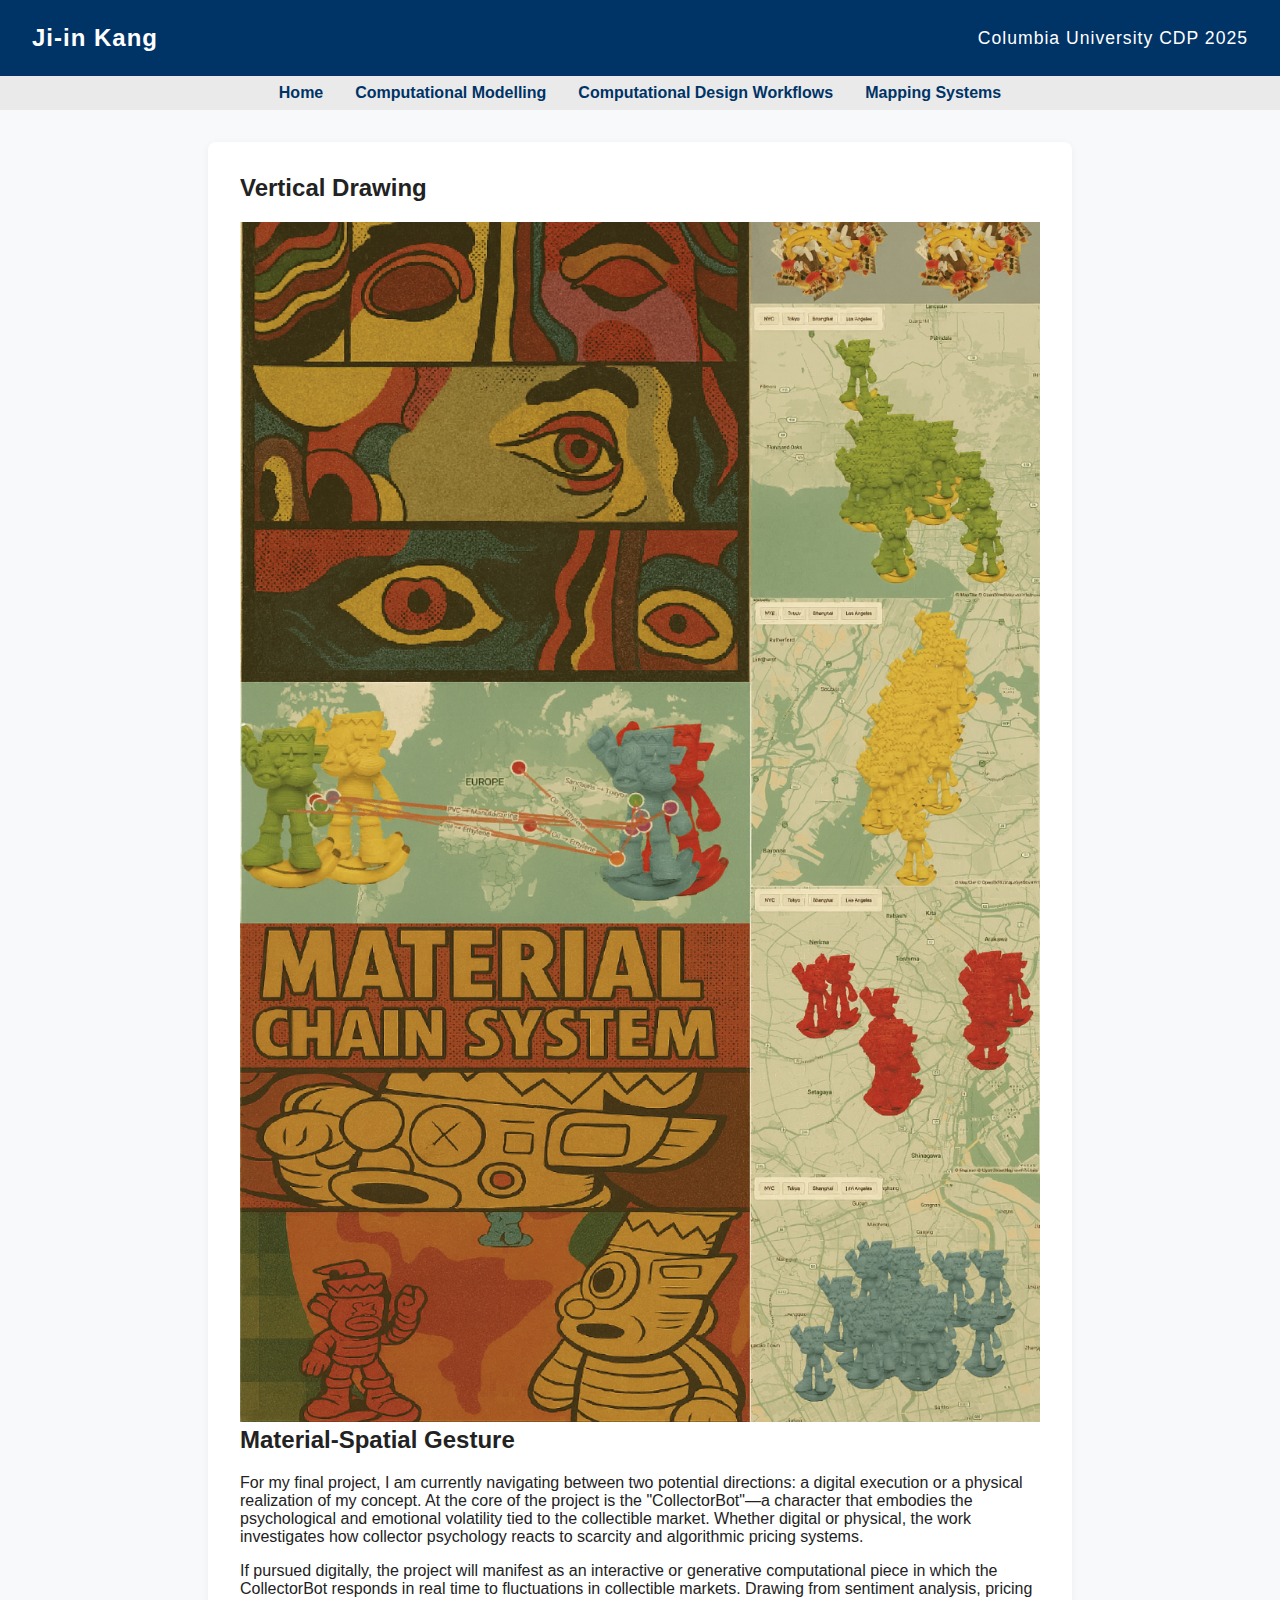
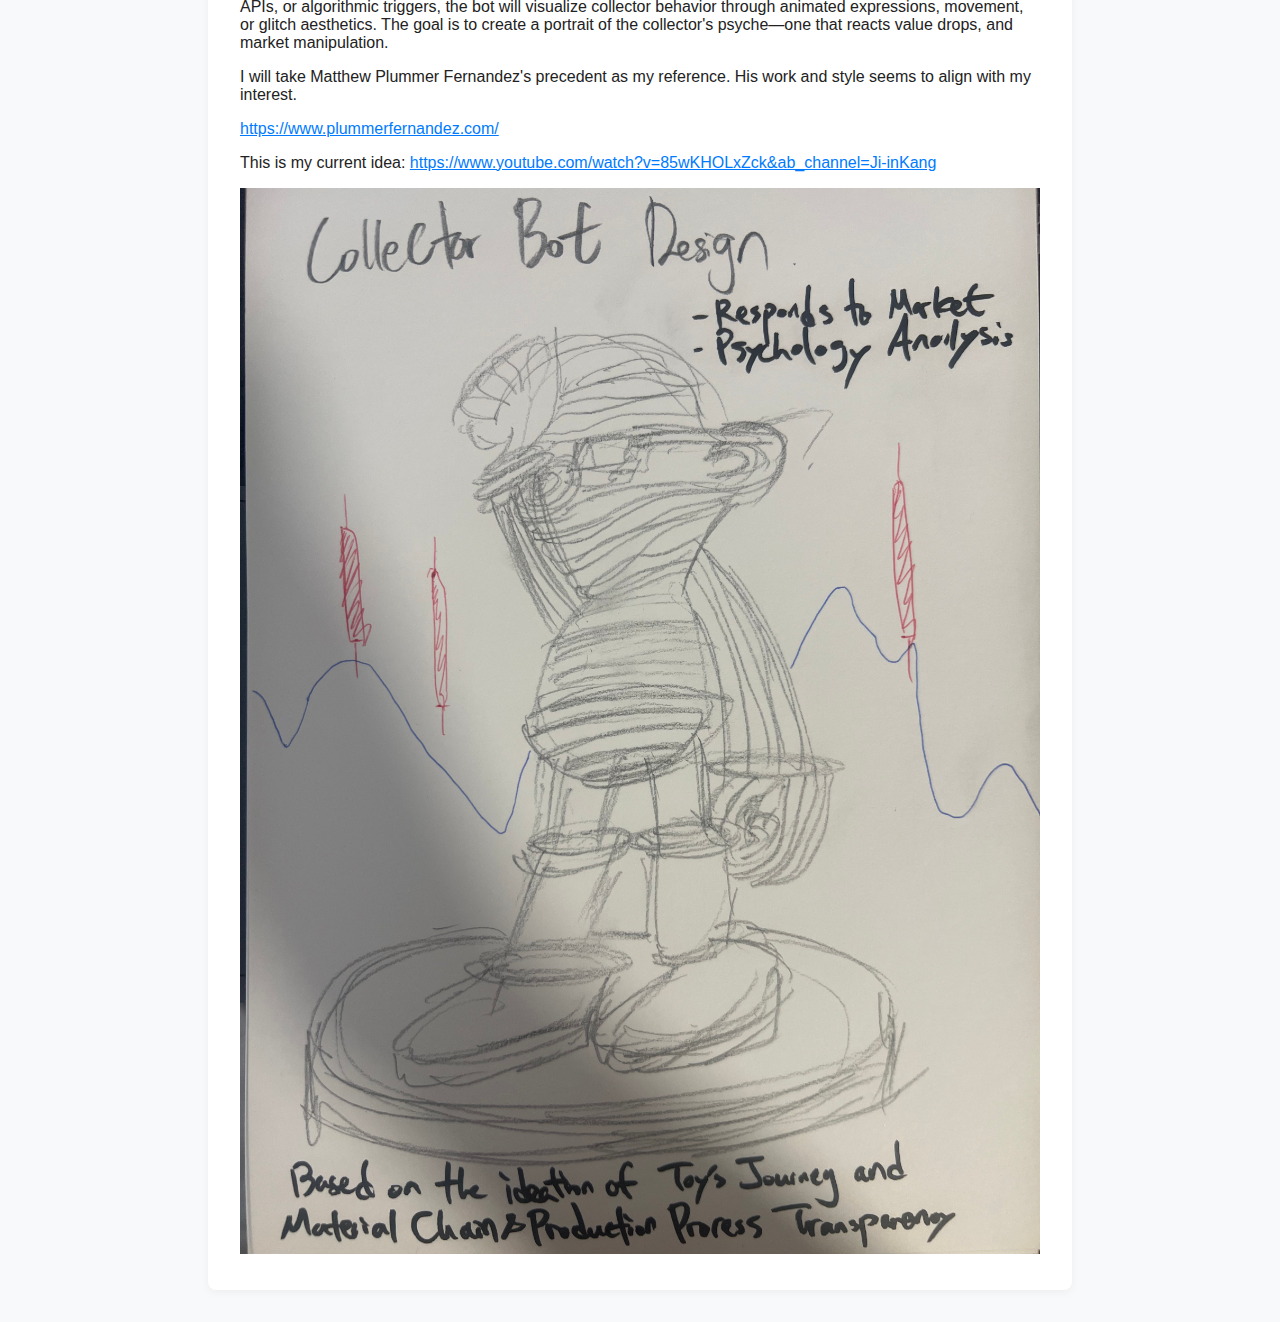
<file: vertical-drawing.html>
<!DOCTYPE html>
<html lang="en">
<head>
  <meta charset="UTF-8">
  <meta name="viewport" content="width=device-width, initial-scale=1.0">
  <title>Vertical Drawing & Material Gesture</title>
  <link rel="stylesheet" href="style.css">
</head>
<body>
  <header>
    <span class="header-left">Ji-in Kang</span>
    <span class="header-right">Columbia University CDP 2025</span>
  </header>
  <nav>
    <ul>
      <li><a href="index.html">Home</a></li>
      <li><a href="modelling.html">Computational Modelling</a></li>
      <li><a href="workflows.html">Computational Design Workflows</a></li>
      <li><a href="mapping.html">Mapping Systems</a></li>
    </ul>
  </nav>
  <main>
    <h2>Vertical Drawing</h2>
    <div class="image-container">
      <img src="verticaldrawing.png" alt="Vertical Drawing & Material Gesture" style="max-width: 100%; height: auto;">
    </div>
    
    <h2>Material-Spatial Gesture</h2>
    <p>For my final project, I am currently navigating between two potential directions: a digital execution or a physical realization of my concept. At the core of the project is the "CollectorBot"—a character that embodies the psychological and emotional volatility tied to the collectible market. Whether digital or physical, the work investigates how collector psychology reacts to scarcity and algorithmic pricing systems.</p>
    
    <p>If pursued digitally, the project will manifest as an interactive or generative computational piece in which the CollectorBot responds in real time to fluctuations in collectible markets. Drawing from sentiment analysis, pricing APIs, or algorithmic triggers, the bot will visualize collector behavior through animated expressions, movement, or glitch aesthetics. The goal is to create a portrait of the collector's psyche—one that reacts value drops, and market manipulation.</p>
    
    <p>I will take Matthew Plummer Fernandez's precedent as my reference. His work and style seems to align with my interest.</p>
    
    <p><a href="https://www.plummerfernandez.com/" target="_blank" style="color: #007bff; text-decoration: underline;">https://www.plummerfernandez.com/</a></p>
    
    <p>This is my current idea: <a href="https://www.youtube.com/watch?v=85wKHOLxZck&ab_channel=Ji-inKang" target="_blank" style="color: #007bff; text-decoration: underline;">https://www.youtube.com/watch?v=85wKHOLxZck&ab_channel=Ji-inKang</a></p>
    
    <div class="image-container">
      <img src="ideation_converted.jpg" alt="Ideation" style="max-width: 100%; height: auto;">
    </div>
  </main>
</body>
</html>
</file>
<file: style.css>
body {
  font-family: Arial, sans-serif;
  margin: 0;
  padding: 0;
  background: #f8f9fa;
  color: #222;
}

header {
  background: #003366;
  color: #fff;
  padding: 1.5rem 0;
  text-align: center;
  letter-spacing: 1px;
  display: flex;
  justify-content: space-between;
  align-items: center;
  padding: 1.5rem 2rem;
}

.header-left {
  font-size: 1.5rem;
  font-weight: bold;
}

.header-right {
  font-size: 1.1rem;
  font-weight: normal;
}

nav {
  background: #eaeaea;
  padding: 0.5rem 0;
}

nav ul {
  list-style: none;
  margin: 0;
  padding: 0;
  display: flex;
  justify-content: center;
  gap: 2rem;
}

nav a {
  color: #003366;
  text-decoration: none;
  font-weight: bold;
  transition: color 0.2s;
}

nav a:hover {
  color: #0055a5;
}

main {
  max-width: 800px;
  margin: 2rem auto;
  background: #fff;
  padding: 2rem;
  border-radius: 8px;
  box-shadow: 0 2px 8px rgba(0,0,0,0.05);
}

h1, h2 {
  margin-top: 0;
}
</file>
